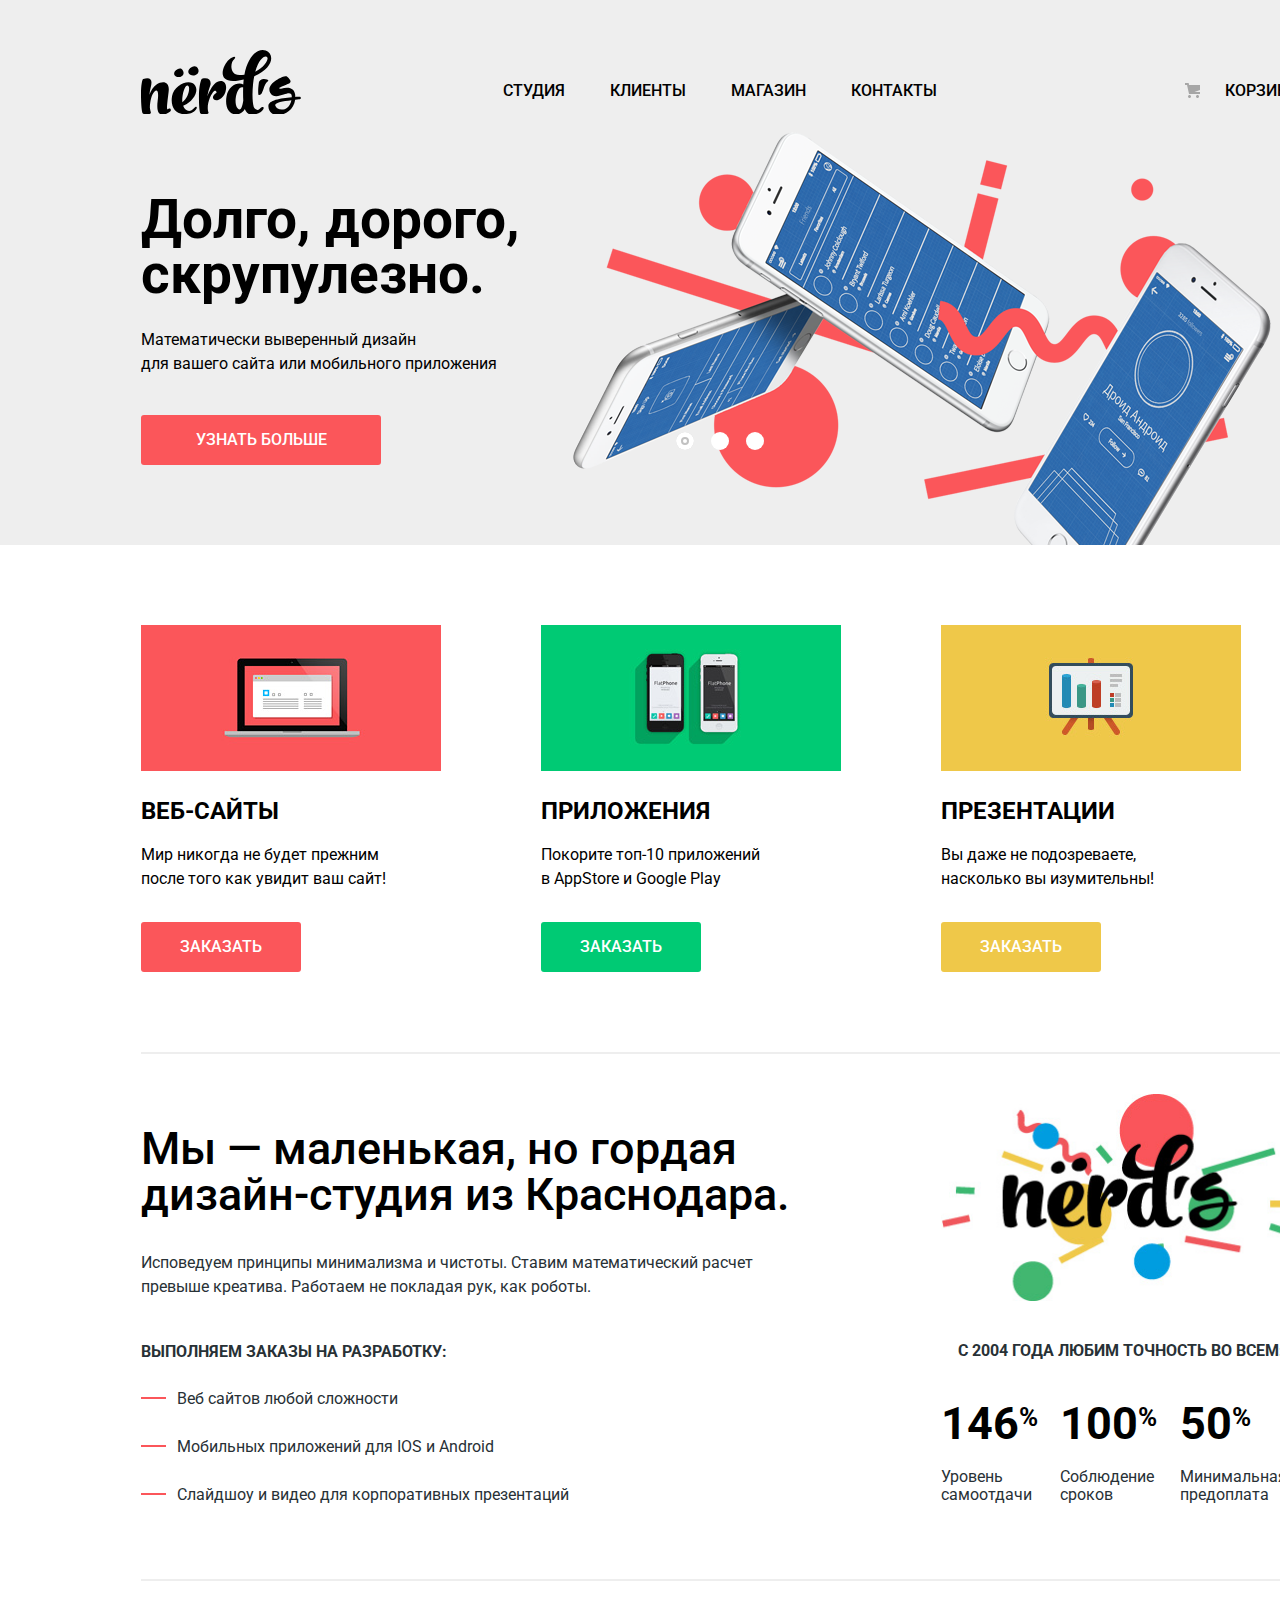
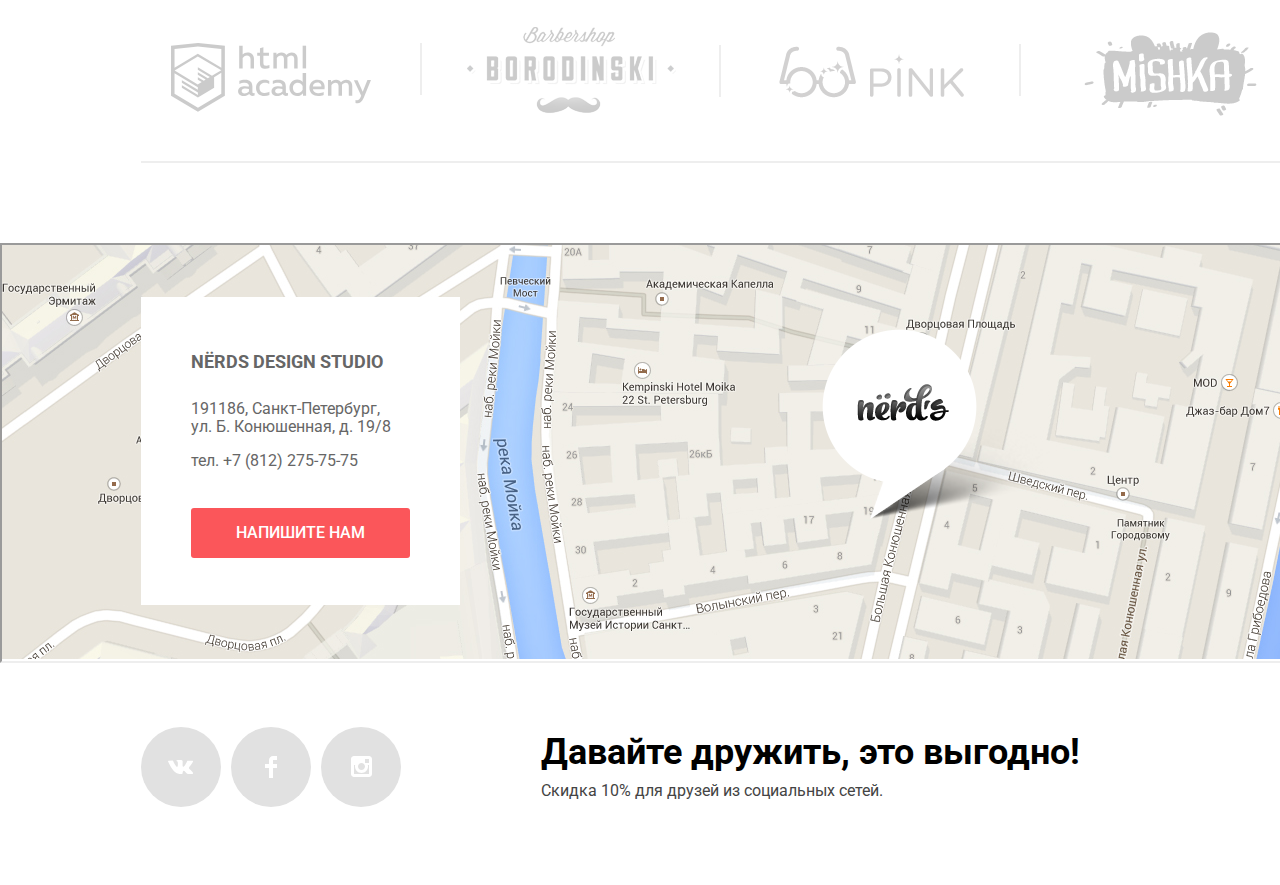
<file: index.html>
<!DOCTYPE html>
<html lang="ru" class="page">

<head>
  <meta charset="utf-8">
  <title>HTML Academy: Нёрдс</title>
  <link rel="stylesheet" href="css/normalize.css">
  <link rel="stylesheet" href="css/style.css">
  <link rel="stylesheet" href="https://fonts.googleapis.com/css2?family=Roboto:wght@400;500;700&display=swap">
</head>

<body class="page-body">

  <header class="header">
    <div class="container main-header">
      <a class="main-logo">
        <img src="img/nerds-logo.svg" width="160" height="65" alt="логотип Nerds">
      </a>
      <nav class="nav">
        <ul class="nav-list">
          <li><a>Студия</a></li>
          <li><a href="">Клиенты</a></li>
          <li><a href="catalog.html">Магазин</a></li>
          <li><a href="">Контакты</a></li>
        </ul>
        <div class="cart">
          <a class="cart-link" href="">Корзина</a>
        </div>
      </nav>
    </div>
  </header>


  <main class="main">
    <h1 class="visually-hidden">Интернет магазин "Nerds"</h1>

    <section class="slider">
      <div class="container sld">
        <ul class="slider-list">
          <li class="slider-item-1 slide-current">
            <h2>Долго, дорого,<br> скрупулезно.</h2>
            <p>Математически выверенный дизайн<br> для вашего сайта или мобильного приложения</p>
            <a class="button slider-button button-web">узнать больше</a>

          </li>
          <li class="slider-item-2 slide">
            <h2> Любим математику<br> как никто другой</h2>
            <p>Никакого креатива, только математические формулы<br> для расчета идеальных пропорций</p>
            <a class="button slider-button button-web">узнать больше</a>
          </li>
          <li class="slider-item-3 slide">
            <h2>Только ночь,<br> только хардкор</h2>
            <p>Работать днем как все? Мы против этого.<br> Ближе к полуночи работа только начинается</p>
            <a class="button slider-button button-web">узнать больше</a>
          </li>
        </ul>
        <div class="slider-controls">
          <button class="current" type="button" aria-label="Первый слайд"></button>
          <button type="button" aria-label="Второй слайд"></button>
          <button type="button" aria-label="Третий слайд"></button>
        </div>
      </div>
    </section>

    <div class="container">
      <section class="services">
        <h2 class="visually-hidden">Услуги</h2>

        <ul class="services-container">
          <li>
            <img src="img/illustration-1-1.png" width="300" height="146" alt="веб-сайты">
            <h3>веб-сайты</h3>
            <p>Мир никогда не будет прежним <br> после того как увидит ваш сайт!</p>
            <a class="button button-web button-services" href="catalog.html">Заказать</a>
          </li>
          <li>
            <img src="img/illustration-2-1.png" width="300" height="146" alt="приложения">
            <h3>приложения</h3>
            <p>Покорите топ-10 приложений<br> в AppStore и Google Play</p>
            <a class="button button-app button-services" href="#">Заказать</a>
          </li>
          <li>
            <img src="img/illustration-3-1.png" width="300" height="146" alt="презентации">
            <h3>презентации</h3>
            <p>Вы даже не подозреваете, <br> насколько вы изумительны!</p>
            <a class="button button-pres button-services" href="#">Заказать</a>
          </li>
        </ul>
      </section>

      <div class="info-container">
        <section class="info">
          <h2 class="visually-hidden">О нас</h2>
          <h3>
            Мы — маленькая, но гордая<br>
            дизайн-студия из Краснодара.
          </h3>
          <p>
            Исповедуем принципы минимализма и чистоты. Ставим математический расчет<br>
            превыше креатива. Работаем не покладая рук, как роботы.
          </p>
          <p class="list-header">
            Выполняем заказы на разработку:
          </p>
          <ul>
            <li>
              Веб сайтов любой сложности
            </li>
            <li>
              Мобильных приложений для IOS и Android
            </li>
            <li>
              Слайдшоу и видео для корпоративных презентаций
            </li>
          </ul>
        </section>
        <section class="benefits">
          <img src="img/nerds-illustration.png" width="360" height="208" alt="логотип Nerds">
          <p class="benefits-header">С 2004 года любим точность во всем:</p>
          <ul class="benefits-list">
            <li>
              <h4>146<span class="percent">%</span></h4>
              <p>Уровень самоотдачи</p>
            </li>
            <li>
              <h4>100<span class="percent">%</span></h4>
              <p>Соблюдение сроков</p>
            </li>
            <li>
              <h4>50<span class="percent">%</span></h4>
              <p>Минимальная предоплата</p>
            </li>
          </ul>
        </section>
      </div>
      <section class="partners">
        <h2 class="visually-hidden">
          Производители
        </h2>
        <ul class="partners-container">
          <li>
            <a href="https://htmlacademy.ru/intensive/htmlcss" target="_blank">
              <img src="img/logo-1-2.svg" width="200" height="68" alt="html-academy">
            </a>
          </li>
          <li>
            <a href=""> <img src="img/logo-2-2.png" width="209" height="90" alt="барбершоп бородинский">
            </a>
          </li>
          <li>
            <a href=""><img src="img/logo-3-2.png" width="185" height="52" alt="сайт pink">
            </a>
          </li>
          <li>
            <a href=""> <img src="img/logo-4-2.png" width="173" height="84" alt="Мишка">
            </a>
          </li>
        </ul>

      </section>

    </div>
  </main>
  <footer class="main-footer">

    <section class="map">
      <h2 class="visually-hidden">Карта с адресом студии</h2>
      <iframe src="https://www.google.com/maps/embed?pb=!1m18!1m12!1m3!1d1998.6037999040354!2d30.322010416394033!3d59.938716271971415!2m3!1f0!2f0!3f0!3m2!1i1024!2i768!4f13.1!3m3!1m2!1s0x4696310fca5ba729%3A0xea9c53d4493c879f!2sBolshaya+Konyushennaya+ul.%2C+19%2C+Sankt-Peterburg%2C+Russia%2C+191186!5e0!3m2!1sen!2s!4v1441888483426" width="1440" height="416" allowfullscreen title="Офис компании по адресу ул. Большая Конюшенная 19/8, Санкт-Петербург"></iframe>
      <!-- <img class="map-properties" src="img/map.png" width="1440" height="416" alt="карта"> -->
    </section>

    <section class="contacts container">
      <div class="address">
        <h2>NЁRDS DESIGN STUDIO</h2>
        <p>191186, Санкт-Петербург,<br> ул. Б. Конюшенная, д. 19/8</p>
        <p> тел. <a class="contacts-phone" href="tel:+78122757575">+7 (812) 275-75-75</a></p>

        <a class="button button-web button-contacts" href="writeus.html" target="_blank">Напишите нам</a>
      </div>
    </section>

    <section class="social container">

      <ul class="social-1">
        <li>
          <a class="social-button" href=""><img src="img/vk-icon.svg" width="26" height="15" alt="Вконтакте"></a>
        </li>
        <li>
          <a class="social-button" href="#"><img src="img/fb-icon.svg" width="12" height="22" alt="Фейсбук"></a>
        </li>
        <li>
          <a class="social-button" href="#"><img src="img/insta-icon.svg" width="21" height="21" alt="Инстаграм"></a>
        </li>
      </ul>
      <div class="social-2">
        <h3>Давайте дружить, это выгодно!</h3>
        <p>Скидка 10% для друзей из социальных сетей.</p>
      </div>

    </section>

  </footer>
  <section class="modal">
    <h2 class="modal-header">Напишите нам</h2>
    <button class="modal-close" type="button" aria-label="закрыть"></button>
    <form class="reply-form" action="https://echo.htmlacademy.ru" method="post">
      <div class="user-name">
        <label for="reply-name">Ваше имя:</label>
        <input class="reply-name" id="reply-name" type="text" name="name" placeholder="Имя Фамилия">
      </div>
      <div class="user-email">
        <label for="reply-email">Ваш email:</label>
        <input class="reply-email" id="reply-email" type="email" name="email" placeholder="email@example.com">
      </div>
      <div class="user-message">
        <label for="reply-message">Текст письма:</label>
        <textarea id="reply-message" rows="4" name="message" placeholder="В свободной форме"></textarea>
      </div>
      <button class="button button-web modal-button" type="submit">Отправить</button>
    </form>
  </section>

  <script src="js/modal.js"></script>
  <script src="js/slider.js"></script>
</body>

</html>
</file>
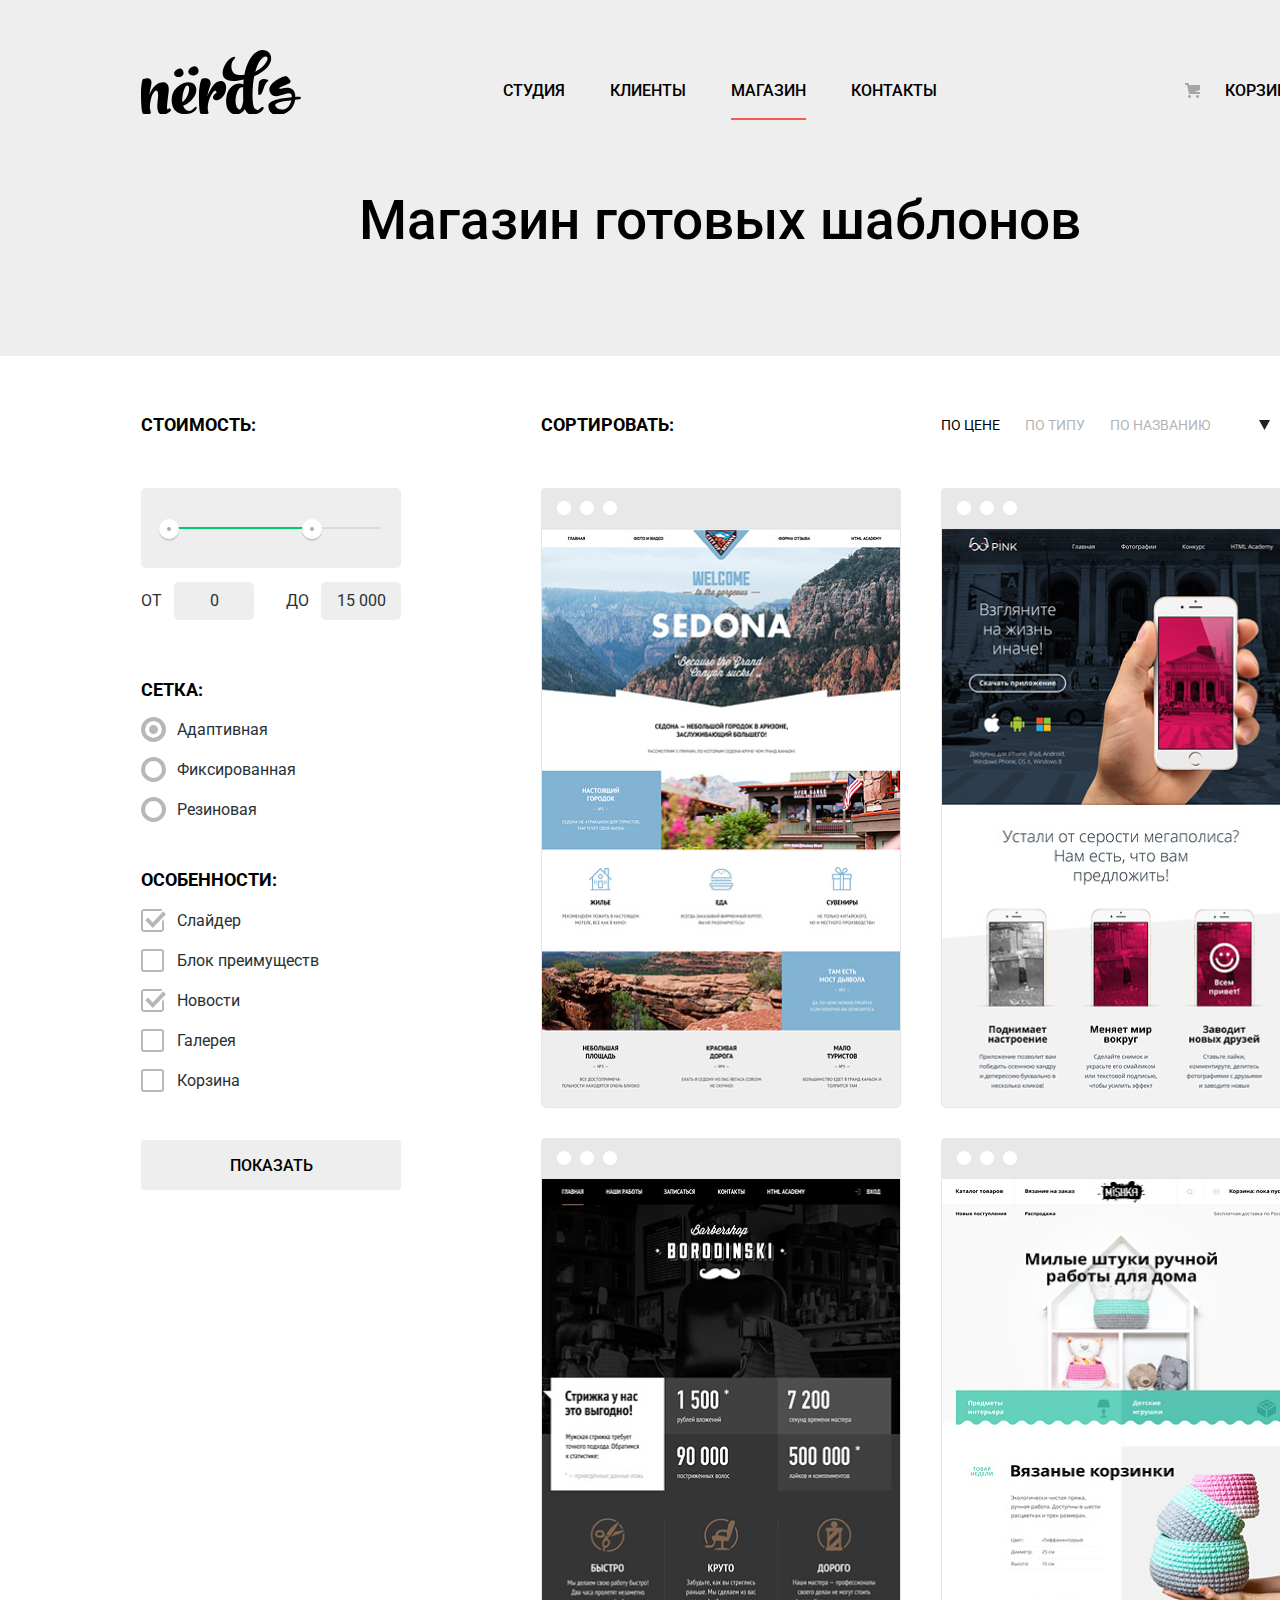
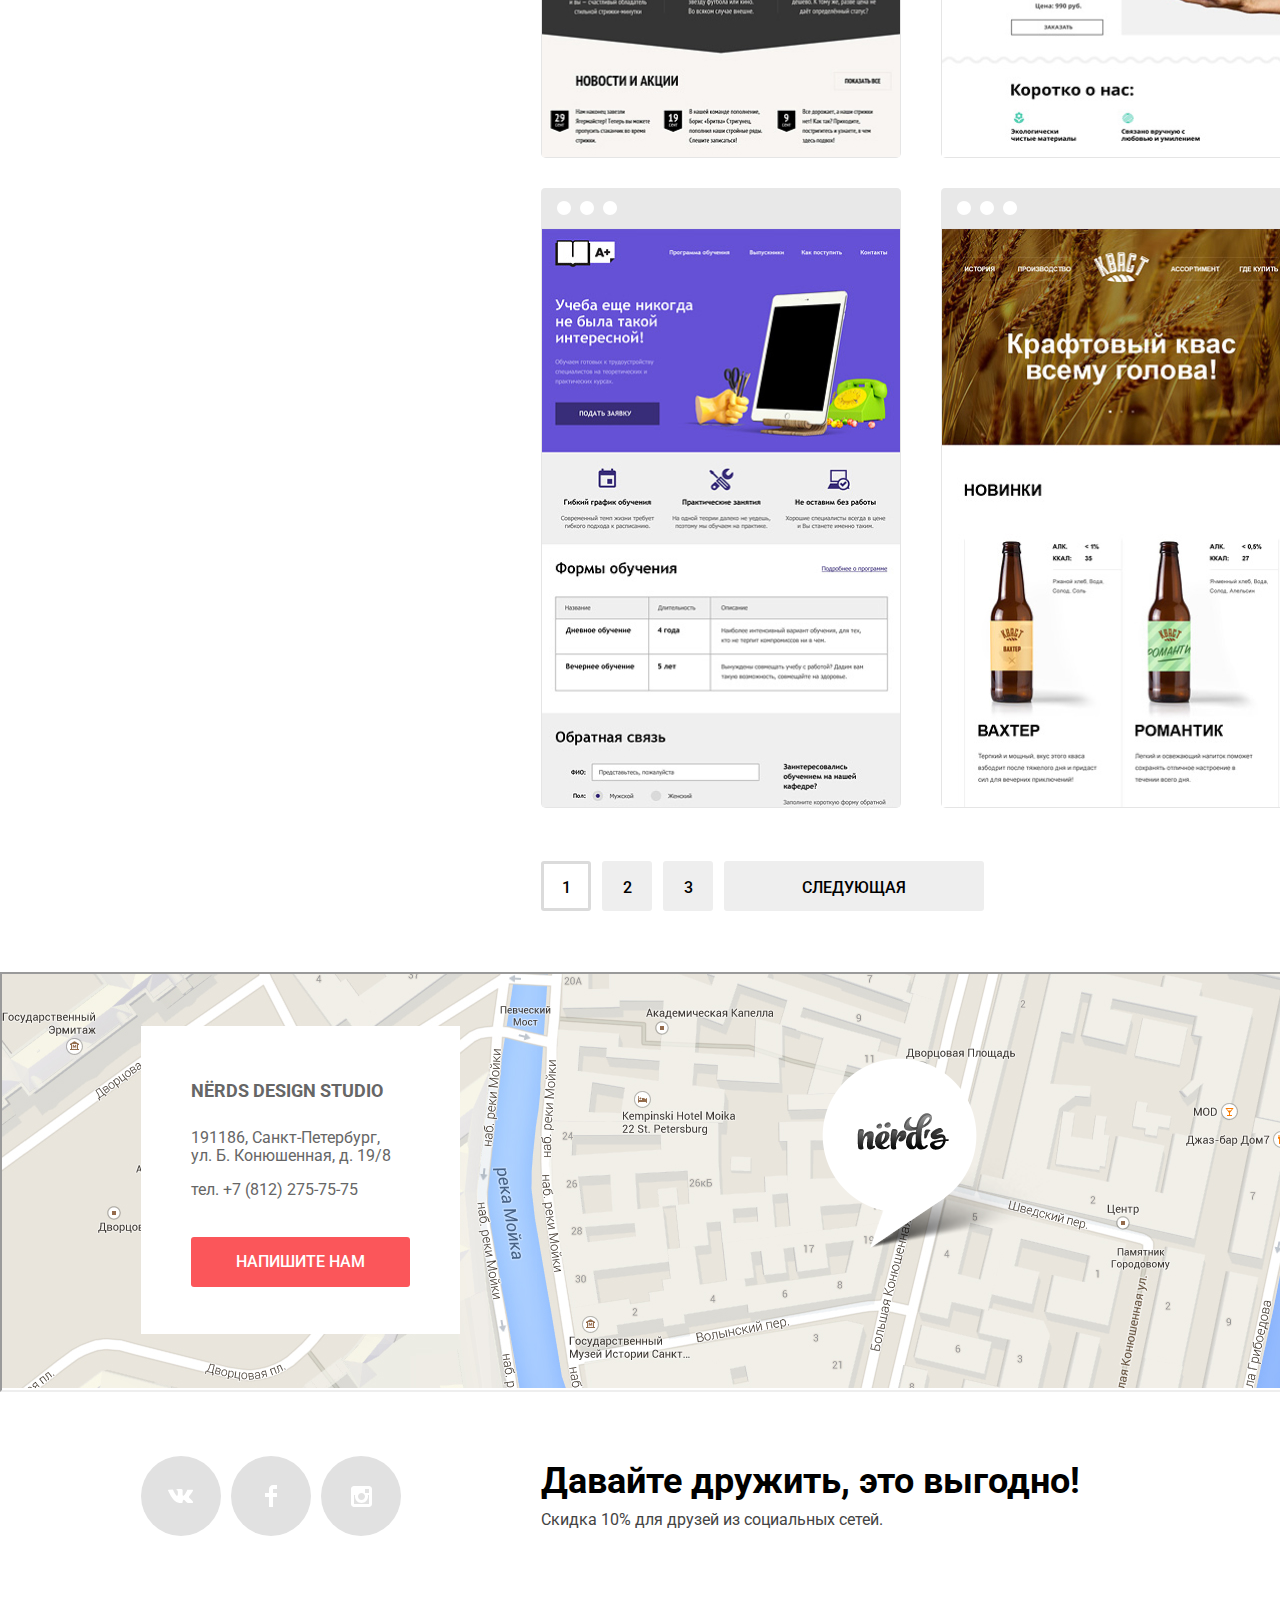
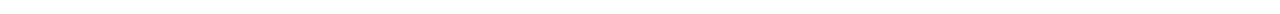
<file: catalog.html>
<!DOCTYPE html>
<html lang="ru" class="page">

<head>
  <meta charset="utf-8">
  <title>HTML Academy: Каталог готовых проектов Нёрдс</title>
  <link rel="stylesheet" href="css/normalize.css">
  <link rel="stylesheet" href="css/style.css">
  <link rel="stylesheet" href="https://fonts.googleapis.com/css2?family=Roboto:wght@400;500;700&display=swap">
</head>

<body class="page-body">

  <header class="header">
    <div class="container main-header">
      <a class="main-logo" href="index.html">
        <img src="img/nerds-logo.svg" width="160" height="65" alt="логотип Nerds">
      </a>
      <nav class="nav">
        <ul class="nav-list">
          <li><a href="index.html">Студия</a></li>
          <li><a href="">Клиенты</a></li>
          <li class="current-page"><a href="">Магазин</a></li>
          <li><a href="">Контакты</a></li>
        </ul>
        <div class="cart">
          <a class="cart-link" href="">Корзина</a>
        </div>
      </nav>
    </div>
  </header>

  <main>
    <div class="catalog-top">
      <h1>Магазин готовых шаблонов</h1>
    </div>
    <div class="container main-catalog">

      <section class="filters">
        <h2 class="visually-hidden">Фильтр товаров</h2>
        <form class="filter" action="https://echo.htmlacademy.ru" method="GET">

          <fieldset class="filter-cost">
            <legend>стоимость:</legend>
            <div class="range-filter">
              <div class="range-controls">
                <div class="scale">
                  <div class="bar" style="
                    width: 60%;
                    margin-left: 7%">
                  </div>
                </div>
                <div class="toggle toggle-min" tabindex="0" style="
                  left: 7%
                "></div>
                <div class="toggle toggle-max" tabindex="0" style="
                  left: 62%
                "></div>
              </div>
              <div class="price-controls">
                <label class="min-price">
                  от <input type="text" name="min-price" value="0">
                </label>
                <label class="max-price">
                  до <input type="text" name="max-price" value="15 000">
                </label>
              </div>
            </div>
          </fieldset>
          <fieldset class="filter-grid">
            <legend>сетка:</legend>
            <ul>
              <li>
                <input class="input-grid" type="radio" name="filter-grid" value="adaptive" id="adaptive" checked>
                <label class="grid-label" for="adaptive">Адаптивная</label></li>
              <li>
                <input class="input-grid" type="radio" name="filter-grid" value="static" id="static">
                <label class="grid-label" for="static">Фиксированная</label></li>
              <li>
                <input class="input-grid" type="radio" name="filter-grid" value="fluid" id="fluid">
                <label class="grid-label" for="fluid">Резиновая</label>
              </li>
            </ul>
          </fieldset>
          <fieldset class="filter-features">
            <legend>особенности:</legend>
            <ul>
              <li>
                <input class="input-feature" type="checkbox" name="slider-feature" id="slider-feature" checked>
                <label class="feature-label" for="slider-feature"> Слайдер</label>
              </li>
              <li>
                <input class="input-feature" type="checkbox" name="block-feature" id="block-feature">
                <label class="feature-label" for="block-feature"> Блок преимуществ</label>
              </li>
              <li>
                <input class="input-feature" type="checkbox" name="news-feature" id="news-feature" checked>
                <label class="feature-label" for="news-feature"> Новости</label>
              </li>
              <li>
                <input class="input-feature" type="checkbox" name="gallery-feature" id="gallery-feature">
                <label class="feature-label" for="gallery-feature"> Галерея</label>
              </li>
              <li>
                <input class="input-feature" type="checkbox" name="cart-feature" id="cart-feature">
                <label class="feature-label" for="cart-feature"> Корзина</label>
              </li>
            </ul>
          </fieldset>
          <button class="store-page-next store-page button" type="button">показать</button>
        </form>
      </section>
      <section class="sort">
        <h2>Сортировать:</h2>
        <div class="sort-container">
          <ul class="sort-list">
            <li> <a class="sort-active" href="">по цене</a></li>
            <li> <a href="">по типу</a></li>
            <li> <a href="">по названию</a></li>
          </ul>
          <ul class="arrows">
            <li><a class="sort-descending sort-active" href=""></a></li>
            <li><a class="sort-ascending" href=""></a></li>
          </ul>
        </div>
      </section>
      <section class="store">
        <h2 class="visually-hidden">Готовые шаблоны</h2>

        <ul class="store-container">
          <li class="store-item">
            <div class="store-item-container">
              <img src="img/img-sedona.jpg" width="358" height="578" alt="sedona">
              <div class="store-item-description">
                <a href="#">
                  <h3>SEDONA</h3>
                </a>
                <p>Информационный сайт<br> для туристов</p>
                <button class="button button-web store-item-button" type="button">9 900 ₽</button>
              </div>
            </div>
          </li>
          <li class="store-item">
            <div class="store-item-container">
              <img src="img/img-pink.jpg" width="358" height="578" alt="pink">
              <div class="store-item-description">
                <a href="#">
                  <h3>PINK APP</h3>
                </a>
                <p>Продуктовый лендинг приложения для iOS и Android</p>
                <button class="button button-web store-item-button" type="button"> 9 900 ₽</button>
              </div>
            </div>
          </li>
          <li class="store-item">
            <div class="store-item-container">
              <img src="img/img-barbershop.jpg " width="358" height="578" alt="borodinsky">
              <div class="store-item-description">
                <a href="#">
                  <h3>BARBERSHOP</h3>
                </a>
                <p>Сайт салона красоты.<br> Для мужчин, да.</p>
                <button class="button button-web store-item-button" type="button"> 9 900 ₽</button>
              </div>
            </div>
          </li>
          <li class="store-item">
            <div class="store-item-container">
              <img src="img/img-mishka.jpg" width="358" height="578" alt="mishka">
              <div class="store-item-description">
                <a href="#">
                  <h3>MISHKA</h3>
                </a>
                <p>Интернет-магазин<br> вязаных игрушек</p>
                <button class="button button-web store-item-button" type="button"> 9 900 ₽</button>
              </div>
            </div>
          </li>
          <li class="store-item">
            <div class="store-item-container">
              <img src="img/img-aplus.jpg" width="358" height="578" alt="a+">
              <div class="store-item-description">
                <a href="#">
                  <h3>A PLUS</h3>
                </a>
                <p>Лендинг курсов повышения<br> квалификации</p>
                <button class="button button-web store-item-button" type="button"> 9 900 ₽</button>
              </div>
            </div>
          </li>
          <li class="store-item">
            <div class="store-item-container">
              <img src="img/img-kvast.jpg" width="358" height="578" alt="кваст">
              <div class="store-item-description">
                <a href="#">
                  <h3>КВАСТ</h3>
                </a>
                <p>Промо-сайт производителя крафтового кваса</p>
                <button class="button button-web store-item-button" type="button"> 9 900 ₽</button>
              </div>
            </div>
          </li>
        </ul>

        <ul class="store-pages">
          <li><a class="store-page button store-page-current" href="#">1</a></li>
          <li><a class="store-page button" href="#">2</a></li>
          <li><a class="store-page button" href="#">3</a></li>
          <li><a class="store-page store-page-next  button" href="#">следующая</a></li>
        </ul>

      </section>
    </div>
  </main>
  <footer class="main-footer">
    <section class="map">
      <h2 class="visually-hidden">Карта с адресом студии</h2>
      <iframe src="https://www.google.com/maps/embed?pb=!1m18!1m12!1m3!1d1998.6037999040354!2d30.322010416394033!3d59.938716271971415!2m3!1f0!2f0!3f0!3m2!1i1024!2i768!4f13.1!3m3!1m2!1s0x4696310fca5ba729%3A0xea9c53d4493c879f!2sBolshaya+Konyushennaya+ul.%2C+19%2C+Sankt-Peterburg%2C+Russia%2C+191186!5e0!3m2!1sen!2s!4v1441888483426" width="1440" height="416" allowfullscreen title="Офис компании по адресу ул. Большая Конюшенная 19/8, Санкт-Петербург"></iframe>
      <!-- <img class="map-properties" src="img/map.png" width="1440" height="416" alt="карта"> -->
    </section>

    <section class="contacts container">
      <div class="address">
        <h2>NЁRDS DESIGN STUDIO</h2>
        <p>191186, Санкт-Петербург,<br> ул. Б. Конюшенная, д. 19/8</p>
        <p> тел. <a class="contacts-phone" href="tel:+78122757575">+7 (812) 275-75-75</a></p>

        <a class="button button-web button-contacts"  href="writeus.html" target="_blank">Напишите нам</a>
      </div>
    </section>

    <section class="social container">
      <ul class="social-1">
        <li>
          <a class="social-button" href=""><img src="img/vk-icon.svg" width="26" height="15" alt="Вконтакте"></a>
        </li>
        <li>
          <a class="social-button" href="#"><img src="img/fb-icon.svg" width="12" height="22" alt="Фейсбук"></a>
        </li>
        <li>
          <a class="social-button" href="#"><img src="img/insta-icon.svg" width="21" height="21" alt="Инстаграм"></a>
        </li>
      </ul>
      <div class="social-2">
        <h3>Давайте дружить, это выгодно!</h3>
        <p>Скидка 10% для друзей из социальных сетей.</p>
      </div>
    </section>
  </footer>
  <section class="modal">
    <h2 class="modal-header">Напишите нам</h2>
    <button class="modal-close" type="button" aria-label="закрыть"></button>
    <form class="reply-form" action="https://echo.htmlacademy.ru" method="post">
      <div class="user-name">
        <label for="reply-name">Ваше имя:</label>
        <input class="reply-name" id="reply-name" type="text" name="name" placeholder="Имя Фамилия">
      </div>
      <div class="user-email">
        <label for="reply-email">Ваш email:</label>
        <input class="reply-email" id="reply-email" type="email" name="email" placeholder="email@example.com">
      </div>
      <div class="user-message">
        <label for="reply-message">Текст письма:</label>
        <textarea id="reply-message" rows="4" name="message" placeholder="В свободной форме"></textarea>
      </div>
      <button class="button button-web modal-button" type="submit">Отправить</button>
    </form>
  </section>

  <script src="js/modal.js"></script>
</body>

</html>
</file>
<file: css/style.css>
@keyframes bounce{0%{transform:translateY(-2000px)}70%{transform:translateY(30px)}90%{transform:translateY(-10px)}to{transform:translateY(0)}}:root{--light-grey: #eeeeee;--mid-grey: #666666;--mid-dark-grey: #444444;--dark-grey: #4d4d4d;--border-grey: #DBDBDB;--store-page-grey: #dfdfdf;--store-page-active-grey: #d5d5d5;--light-pink: #fb565a;--dark-pink: #e74246;--very-dark-pink: #d7373b;--light-green: #00ca74;--dark-green: #00bc6c;--very-dark-green: #00aa62;--light-yellow: #efc849;--dark-yellow: #eab534;--very-dark-yellow: #e5a722;--bg-white: #ffffff;--bg-white-opacity: rgba(255, 255, 255, 0.3);--icon-color: #e1e1e1;--slider-shadow: #c1c1c1;--basic-black: #000000;--light-black: #283136;--button-shadow: rgba(0, 1, 1, 0.1);--catalog-border-special: rgba(0, 0, 0, 0.1);--range-special-scale: #d7dcde;--range-special-toggle: #ababab;--range-special-shadow: rgba(0, 0, 0, 0.15);--range-special-color: #283136;--modal-shadow: rgba(0, 0, 0, 0.4);--input-shadow: rgba(0, 0, 0, 0.25);--input-border: #D7DCDE;--input-border-special: #B4B9BB}body{min-width:1200px;padding:0;margin:0;font-family:"Roboto","Open sans",sans-serif;font-size:16px;line-height:24px;font-weight:400;color:var(--basic-black);background-color:var(--bg-white)}a{text-decoration:none}img{max-width:100%;height:auto}.visually-hidden{position:absolute;width:1px;height:1px;margin:-1px;border:0;padding:0;white-space:nowrap;clip-path:inset(100%);clip:rect(0 0 0 0);overflow:hidden}.page{height:100%}.page-body{display:grid;grid-template-rows:min-content 1fr min-content;align-content:start;min-height:100%}.container{width:1158px;margin:0 auto;padding:0 20px}.main-header{display:grid;grid-template-columns:min-content 1fr;height:114px}.main-logo{width:160px;height:65px;margin-top:auto}.main-logo:active,.social-button:active img{opacity:.3}.description,.header{background-color:var(--light-grey)}.nav{display:flex;font-size:16px;line-height:30px;font-weight:500;text-transform:uppercase}.nav,.nav a{color:var(--basic-black)}.nav a:hover,.store-item-description h3:hover{color:var(--light-pink)}.nav a:active,.store-item-description h3:active{color:var(--basic-black);opacity:.3}.nav-list{display:flex;justify-content:flex-start;flex-wrap:wrap;width:100%;margin:auto 0 8px 202px;padding:0;list-style:none}.cart,.nav li{position:relative;padding:0}.nav li{margin-left:0}.cart{width:min-content;margin:auto 0 8px auto}.cart::before{content:"";position:absolute;left:0;top:7px;width:15px;height:15px;background-image:url(../img/cart-icon.svg);background-repeat:no-repeat}.cart-link{padding-left:40px}.nav li:not(:last-child){margin-right:45px}.current-page::after,.info li::before{content:"";position:absolute;height:2px;background-color:var(--light-pink)}.current-page::after{bottom:-14px;left:0;width:100%}.slide{display:none}.slide-current{display:block}.slider{margin:0;padding:0;background-color:var(--light-grey)}.sld{position:relative}.slider-controls{position:absolute;bottom:95px;left:555px;z-index:1;display:flex;justify-content:space-between;width:88px}.slider-controls button{padding:0;width:18px;height:18px;background-color:var(--bg-white);border:0;border-radius:50%;cursor:pointer}.slider-controls .current{box-shadow:inset 0 0 0 5px var(--bg-white),inset 0 0 0 7px var(--slider-shadow)}.slider-list{padding:0;margin:0;list-style:none}.slider h2{margin:0;padding:78px 0 10px;font-size:55px;line-height:55px}.slider-item-1,.slider-item-2,.slider-item-3{height:431px;background-image:url(../img/nerds-index-slide1.png);background-position:top right;background-repeat:no-repeat}.slider-item-2,.slider-item-3{background-image:url(../img/nerds-index-slide2.png)}.slider-item-3{background-image:url(../img/nerds-index-slide3.png)}.services{margin-top:80px;padding-bottom:80px;border-bottom:2px solid var(--light-grey)}.services-container{display:grid;grid-template-columns:400px 400px auto;justify-self:start;margin:0;padding:0}.services-container img{width:300px;height:146px;margin:0;background-color:var(--bg-white);object-fit:contain}.services a{font-size:16px;line-height:18px;color:var(--bg-white)}.services h3{margin-top:18px;margin-bottom:17px;font-size:24px;line-height:30px;font-weight:700;text-transform:uppercase}.services li{margin:0;padding:0;list-style:none}.info-container{display:grid;grid-template-columns:2fr 1fr;margin-top:40px;margin-bottom:43px}.benefits p,.info{color:var(--light-black)}.info h3{margin-top:32px;margin-bottom:33px;font-size:45px;line-height:46px;font-weight:500;color:var(--basic-black)}.info ul{padding-left:32px;list-style:none}.list-header{margin-top:41px;margin-bottom:23px;font-weight:700;text-transform:uppercase}.info li{position:relative;margin-bottom:24px;padding-left:4px}.info li::before{top:10px;left:-32px;width:25px}.benefits{margin-left:28px}.benefits-list{display:grid;grid-template-columns:1fr 1fr 1fr}.benefits-header{margin-top:31px;margin-left:17px;font-weight:700;text-transform:uppercase}.benefits-list{margin-top:29px;padding:0}.benefits li,.partners li{margin:0;list-style:none}.benefits-list p{margin-top:12px;line-height:18px}.benefits h4{margin:0;font-size:45px;line-height:64px}.percent{font-size:26px;line-height:40px;vertical-align:text-top}.partners{margin:0 0 80px}.partners-container{display:grid;grid-template-columns:1fr 1fr 1fr 1fr;height:180px;margin:0;padding:0;border-top:2px solid var(--light-grey);border-bottom:2px solid var(--light-grey)}.partners li{position:relative;align-self:center;justify-self:end;padding:0}.partners li:nth-child(1){margin-top:20px;margin-right:60px}.partners li:nth-child(2){margin-top:10px;margin-right:44px}.partners li:nth-child(3){margin-top:10px;margin-right:46px}.partners li:nth-child(4){margin-top:13px;margin-right:42px}.partners li:nth-child(1)::after,.partners li:nth-child(2)::after,.partners li:nth-child(3)::after{content:"";position:absolute;top:0;right:-51px;width:2px;height:52px;background-color:var(--light-grey)}.partners li:nth-child(2)::after,.partners li:nth-child(3)::after{top:18px;right:-45px}.partners li:nth-child(3)::after{top:-2px;right:-57px}.partners a{opacity:20%}.partners a:hover{opacity:1}.partners a:active{opacity:10%}.catalog-top{height:242px;margin-bottom:54px;background-color:var(--light-grey)}.catalog-top h1{margin:0;padding-top:79px;font-size:55px;font-weight:500;line-height:55px;text-align:center}.main-catalog{display:grid;grid-template-columns:1fr 2fr;column-gap:140px;grid-template-rows:78px 1fr}.filters{grid-row:1/-1;color:var(--light-black)}.filter ul{padding:0;margin:0;line-height:19px;list-style:none}.filter legend{margin:0;padding:0;text-transform:uppercase;font-size:18px;line-height:30px;font-weight:700;color:var(--basic-black)}.filter fieldset{padding:0;margin:0;border:0}.filter .filter-cost{margin-bottom:55px}.range-filter{width:260px;margin-top:48px}.range-controls{position:relative;height:41px;margin-bottom:14px;padding-top:39px;padding-right:20px;padding-left:20px;background-color:var(--light-grey);border-radius:5px}.range-controls .scale{height:2px;background:var(--range-special-scale)}.range-controls .bar{width:70%;height:2px;background:var(--light-green)}.range-controls .toggle{position:absolute;top:31px;left:0;width:4px;height:4px;padding:0;background-color:var(--range-special-toggle);border:8px solid var(--bg-white);border-radius:50%;box-shadow:0 2px 1px 0 var(--range-special-shadow);cursor:pointer}.range-controls .toggle-min{left:18px}.range-controls .toggle-max{left:160px}.price-controls{display:flex;justify-content:space-between}.price-controls label{text-transform:uppercase;font-size:16px;color:var(--light-black)}.price-controls input{width:60px;padding:10px;margin-left:8px;text-align:center;color:inherit;border:0;border-radius:5px;background:var(--light-grey)}.filter .filter-grid{height:190px}.filter-grid legend{margin-bottom:15px}.filter-grid li{margin-bottom:21px}.filter-grid label{position:relative;padding-left:36px;color:var(--light-black)}.input-grid{-webkit-appearance:none;-moz-appearance:none;position:absolute}.grid-label::before{content:"";position:absolute;left:0;top:-3px;box-sizing:border-box;width:25px;height:25px;border:4px solid var(--dark-grey);border-radius:50%;background-color:transparent;opacity:.4}.input-grid:focus+.grid-label::before,.input-grid:hover+.grid-label::before{opacity:1}.input-grid:checked+.grid-label::before{background-color:var(--dark-grey);box-shadow:inset 0 0 0 4px var(--bg-white)}.input-feature:disabled+.feature-label,.input-grid:disabled+.grid-label{opacity:.3}.input-grid:disabled+.grid-label::before{opacity:.25}.input-feature{position:absolute;appearance:none}.filter .filter-features{height:275px}.filter-features legend{margin-bottom:16px}.filter-features li{position:relative;margin-bottom:21px}.filter-features label{padding-left:36px;color:var(--light-black)}.input-feature:not(:checked)+.feature-label::before{content:"";position:absolute;left:0;top:-2px;box-sizing:border-box;width:23px;height:23px;border:2px solid var(--dark-grey);border-radius:3px;background-color:transparent;opacity:.4}.input-feature:checked+.feature-label::before{content:"";position:absolute;left:0;top:-2px;width:25px;height:23px;background-image:url(../img/checkbox-on.svg);opacity:.4}.input-feature:focus+.feature-label::before,.input-feature:hover+.feature-label::before{opacity:1}.input-feature:disabled+.feature-label::before{opacity:.25}.sort,.sort-list{display:flex;justify-content:space-between}.sort h2{margin:0;padding:0;text-transform:uppercase;font-size:18px;line-height:30px;font-weight:700}.sort-list{flex-wrap:wrap;justify-content:end;margin:0;padding-top:3px;list-style:none}.sort-list>li:not(:last-child){margin-right:25px}.sort-container a{font-size:14px;line-height:18px;font-weight:400;text-transform:uppercase;color:var(--basic-black);opacity:.3}.sort-container a:hover{opacity:.6}.sort-container .sort-active,.sort-container a:active,.store-item:hover::before{opacity:1}.arrows,.sort-container{display:flex;justify-content:flex-end;align-items:baseline}.arrows{width:60px;margin:0 0 0 30px;padding:0;list-style:none}.sort-ascending,.sort-descending{display:inline-block;vertical-align:baseline;width:11px;height:10px;background-image:url(../img/icon-down-dir.svg)}.sort-ascending{background-image:url(../img/icon-up-dir.svg);margin-left:20px}.store{margin-bottom:44px}.store-container{display:grid;grid-template-columns:1fr 1fr;column-gap:40px;row-gap:30px;margin:0 0 53px;padding:0}.store-item{position:relative;box-sizing:border-box;width:360px;height:620px;border-radius:5px;list-style:none}.store-item:hover{box-shadow:0 6px 15px rgba(0,1,1,.25)}.store-item-container,.store-item-description{box-sizing:border-box;width:360px;border-radius:0 0 5px 5px}.store-item-container{height:580px;margin-top:40px;background-color:var(--bg-white);border:1px solid var(--catalog-border-special)}.store-item::before{content:"";position:absolute;top:0;left:0;width:360px;height:40px;background-image:url(../img/browser.svg);opacity:.12}.store-item:hover .store-item-description{display:block}.store h1{text-align:center;font-size:55px;font-weight:500;line-height:55px}.store-item img{width:358px;height:578px;margin:0;object-fit:contain;background-color:var(--light-grey)}.store-item-description{position:absolute;display:none;bottom:0;left:0;min-height:231px;max-height:100%;padding-left:52px;padding-right:53px;padding-top:11px;text-align:center;background-color:var(--light-grey)}.store-item-description h3{margin-top:15px;margin-bottom:12px;padding:0;font-size:18px;font-weight:700;line-height:30px;color:var(--basic-black)}.store-item-description a{color:inherit}.store-item p,.store-pages{padding:0;font-size:16px;line-height:18px}.store-item p{margin:0 0 33px;font-weight:400;color:var(--mid-grey)}.store-pages{display:flex;justify-content:flex-start;flex-wrap:wrap;margin:0 0 7px;font-weight:500;text-transform:uppercase;list-style:none}.store-pages li:not(:last-child){margin-right:11px}.main-footer{background-color:var(--bg-white)}.map{margin:0;width:1440px;height:416px;background-image:url(../img/map.png);background-position:center}.map .iframe{display:block;height:416px;width:100%;margin-left:auto;margin-right:auto;border:0}.contacts{position:relative;margin-bottom:68px}.contacts h2{margin:0 0 23px;padding:0;font-size:18px;line-height:30px;font-weight:700}.address{position:absolute;box-sizing:border-box;left:20px;bottom:54px;width:319px;height:308px;padding-top:50px;padding-left:50px;padding-right:39px;font-size:16px;line-height:18px;background-color:var(--bg-white)}.address,.contacts-phone{color:var(--mid-grey)}.social{display:grid;grid-template-columns:1fr 2fr;margin-bottom:68px}.social-1{display:flex;align-items:center;justify-content:flex-start;margin:0;padding:0;list-style:none}.social-1 li{margin-right:10px;margin-bottom:10px}.social-2{margin-left:14px}.social h3{margin:7px 0 10px;font-size:36px;line-height:36px}.modal,.social p{margin:0;font-size:16px;line-height:22px;color:var(--mid-dark-grey)}.modal{position:fixed;display:none;top:0;right:0;bottom:0;left:0;z-index:2;box-sizing:border-box;width:960px;height:590px;margin:auto;padding:63px 100px;line-height:18px;font-weight:400;color:var(--basic-black);background-color:var(--bg-white);box-shadow:0 20px 40px var(--modal-shadow)}.modal-show{display:block;animation:bounce .6s}.modal-close{position:absolute;width:21px;height:21px;top:78px;right:90px;border:0;background-color:transparent;opacity:.3}.modal-close:hover{opacity:1}.modal-close:active{opacity:.1}.modal-close::after,.modal-close::before{content:"";position:absolute;top:8px;right:-3px;width:27px;height:4px;background-color:var(--light-pink)}.modal-close::before{transform:rotate(45deg)}.modal-close::after{transform:rotate(-45deg)}.modal-header{margin:0 0 37px;font-size:45px;line-height:53px;font-weight:700}.reply-form{display:grid;grid-template-columns:1fr 1fr;column-gap:40px;margin:0 auto;justify-items:start;outline:0}.user-message{grid-column:1/-1;justify-self:stretch}.reply-form div{display:flex;flex-direction:column;margin-bottom:34px}.reply-form label{margin-bottom:9px;font-weight:700}.reply-form input,.reply-form textarea{color:var(--mid-dark-grey);box-sizing:border-box;border:2px solid var(--input-border);border-radius:3px;opacity:.5}.reply-form input{height:50px;width:360px;padding-left:16px}.reply-form textarea{resize:none;height:118px;margin-bottom:13px;padding:16px}.reply-form input:hover,.reply-form textarea:hover{border:2px solid var(--input-border-special)}.reply-form .reply-error,.reply-form .reply-error:focus,.reply-form .reply-error:hover{color:var(--dark-pink);border-color:var(--dark-pink);outline:0}.slider-button{width:240px;height:50px;margin-top:39px}.button{display:flex;justify-content:center;align-items:center;font-size:16px;line-height:18px;font-weight:500;text-transform:uppercase;color:var(--bg-white);border:0;border-radius:3px;cursor:pointer}.button:active{color:var(--bg-white-opacity);box-shadow:inset 0 3px 0 var(--button-shadow)}.button-services{margin-top:31px;width:160px;height:50px}.button-contacts{margin-top:38px;width:219px;height:50px}.button-web{background-color:var(--light-pink)}.button-web:hover{background-color:var(--dark-pink)}.button-web:active{background-color:var(--very-dark-pink)}.button-app{background-color:var(--light-green)}.button-app:hover{background-color:var(--dark-green)}.button-app:active{background-color:var(--very-dark-green)}.button-pres{background-color:var(--light-yellow)}.button-pres:hover{background-color:var(--dark-yellow)}.button-pres:active{background-color:var(--very-dark-yellow)}.store-item-button{width:200px;height:50px;margin:0 auto 44px}.store-item-button:active{color:var(--bg-white)}.store-page{box-sizing:border-box;width:50px;height:50px;margin-bottom:10px;padding-top:3px;color:var(--basic-black);background-color:var(--light-grey)}.store-page.button:hover{background-color:var(--store-page-grey);border:0}.store-page.button:active{color:inherit;background-color:var(--store-page-active-grey);border:0}.store-page-next{width:260px;height:50px}.store-page-current{background-color:rgba(0,0,0,.0001);border:3px solid var(--border-grey)}.social-button{display:flex;align-items:center;justify-content:center;width:80px;height:80px;background-color:var(--icon-color);border-radius:50%}.social-button:hover{background-color:var(--dark-pink)}.social-button:active{background-color:var(--very-dark-pink)}.modal-button{width:259px;height:50px}
</file>
